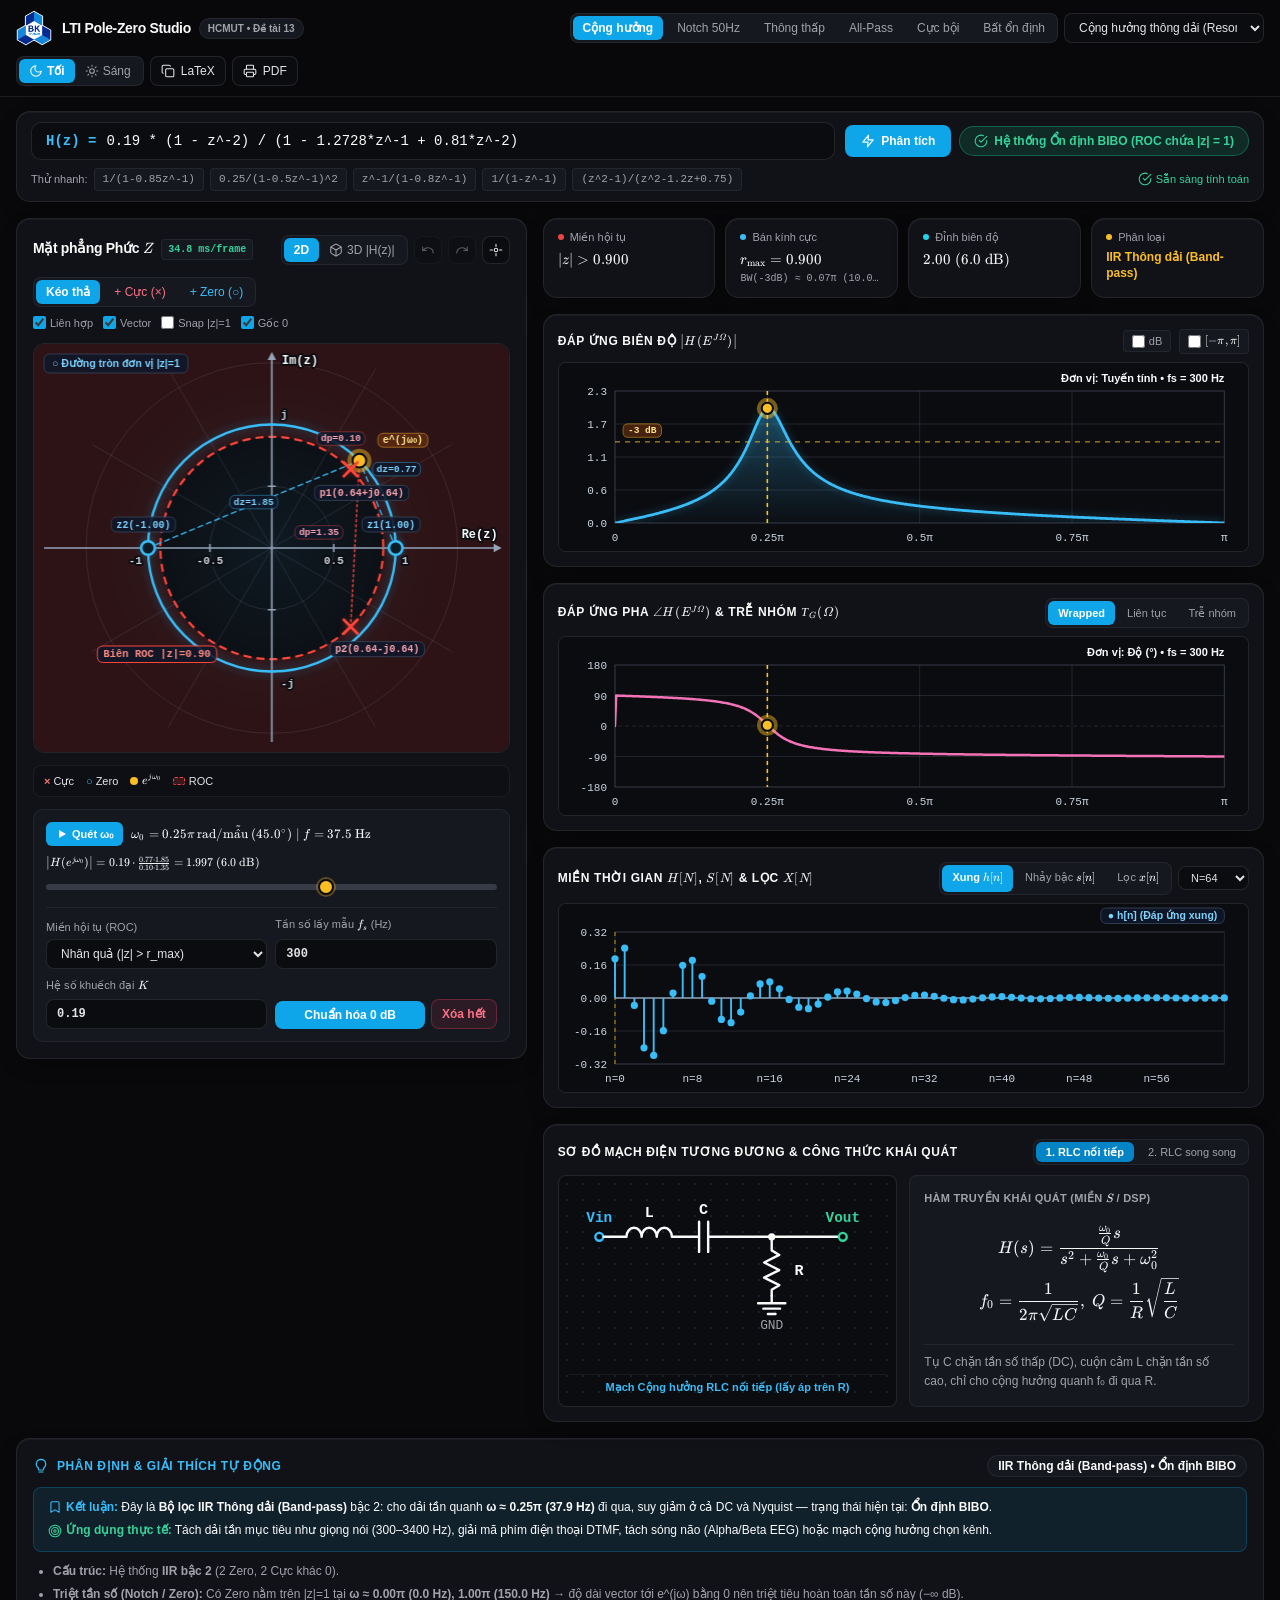
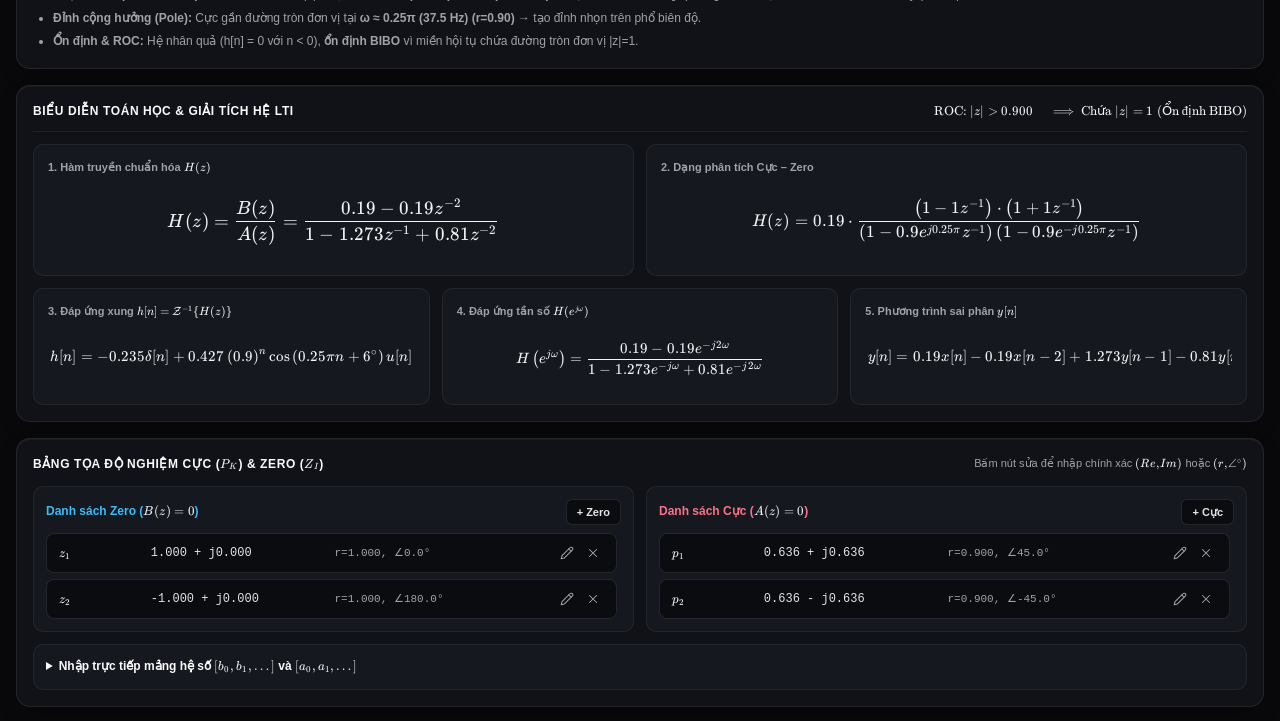
<file: index.html>
<!DOCTYPE html>
<html lang="vi" data-theme="dark">
<head>
  <meta charset="UTF-8" />
  <meta name="viewport" content="width=device-width, initial-scale=1.0" />
  <link rel="icon" type="image/png" href="assets/bk-logo.png?v=3" />
  <title>LTI Pole-Zero Studio • Đề tài 13 | HCMUT</title>

  <!-- Local Offline Tailwind CSS & KaTeX (100% offline) -->
  <script src="vendor/tailwind.min.js"></script>
  <link rel="stylesheet" href="vendor/katex/katex.min.css" />
  <script src="vendor/katex/katex.min.js"></script>
  <script src="vendor/katex/auto-render.min.js"></script>

  <!-- Precision Studio Dual-Theme Stylesheet -->
  <link rel="stylesheet" href="css/styles.css?v=4" />
</head>
<body class="min-h-screen flex flex-col">

  <!-- ==================== COMPACT SINGLE-ROW STUDIO HEADER ==================== -->
  <header class="studio-header sticky top-0 z-30 no-print">
    <div class="max-w-[1680px] mx-auto px-4 py-2.5 flex flex-wrap items-center justify-between gap-2.5">
      <!-- Brand -->
      <div class="flex items-center gap-2.5 min-w-0">
        <img src="assets/bk-logo.png?v=3" alt="Logo Đại học Bách Khoa TP.HCM" class="w-9 h-9 object-contain shrink-0 drop-shadow-sm" />
        <div class="flex items-center gap-2 min-w-0">
          <h1 class="text-sm font-bold theme-heading tracking-tight truncate">LTI Pole-Zero Studio</h1>
          <span class="hidden xl:inline-flex items-center px-2 py-0.5 rounded-full text-[10px] font-semibold sci-subcard theme-muted">
            HCMUT • Đề tài 13
          </span>
        </div>
      </div>

      <!-- Quick Demo Pills + Full Preset Select -->
      <div class="flex flex-wrap items-center gap-1.5 text-xs">
        <div class="flex flex-wrap items-center gap-1 p-0.5 rounded-lg sci-subcard">
          <button onclick="selectPresetQuick('resonator')" data-preset="resonator" class="quick-preset-btn px-2.5 py-1 rounded-md studio-pill-active transition">Cộng hưởng</button>
          <button onclick="selectPresetQuick('notch')" data-preset="notch" class="quick-preset-btn px-2.5 py-1 rounded-md studio-pill-idle transition">Notch 50Hz</button>
          <button onclick="selectPresetQuick('lowpass_iir')" data-preset="lowpass_iir" class="quick-preset-btn px-2.5 py-1 rounded-md studio-pill-idle transition">Thông thấp</button>
          <button onclick="selectPresetQuick('allpass')" data-preset="allpass" class="quick-preset-btn px-2.5 py-1 rounded-md studio-pill-idle transition">All-Pass</button>
          <button onclick="selectPresetQuick('double_pole')" data-preset="double_pole" class="quick-preset-btn px-2.5 py-1 rounded-md studio-pill-idle transition">Cực bội</button>
          <button onclick="selectPresetQuick('unstable')" data-preset="unstable" class="quick-preset-btn px-2.5 py-1 rounded-md studio-pill-idle transition">Bất ổn định</button>
        </div>

        <select
          id="presetSelect"
          onchange="selectPresetQuick(this.value)"
          aria-label="Chọn bộ lọc mẫu"
          class="sci-input text-xs font-medium rounded-lg px-2.5 py-1.5 focus:outline-none max-w-[200px]"
        >
          <option value="resonator" selected>Cộng hưởng thông dải (Resonator)</option>
          <option value="notch">Chắn dải / Khử nhiễu 50Hz (Notch)</option>
          <option value="lowpass_iir">Thông thấp IIR bậc 2 (Butterworth)</option>
          <option value="highpass_iir">Thông cao IIR bậc 2 (High-pass)</option>
          <option value="moving_avg">Trung bình trượt FIR bậc 3</option>
          <option value="allpass">Hệ thống All-Pass (Cân bằng pha)</option>
          <option value="comb">Bộ lọc Răng lược (Comb Filter)</option>
          <option value="double_pole">Cực bội bậc 2 (Tới hạn)</option>
          <option value="unstable">Hệ Không ổn định (Cực ngoài |z|=1)</option>
          <option value="custom">Tùy chỉnh (Đang nhập / kéo thả)</option>
        </select>
      </div>

      <!-- Theme Switcher & Actions -->
      <div class="flex items-center gap-1.5 text-xs">
        <div class="flex items-center sci-subcard p-0.5 rounded-lg" role="group" aria-label="Chế độ giao diện">
          <button id="themeDarkBtn" onclick="setAppTheme('dark')" title="Chế độ Tối" class="inline-flex items-center gap-1 px-2.5 py-1 rounded-md studio-pill-active transition">
            <svg class="w-3.5 h-3.5 shrink-0" viewBox="0 0 24 24" fill="none" stroke="currentColor" stroke-width="1.8" stroke-linecap="round" stroke-linejoin="round" aria-hidden="true"><path d="M12 3a6 6 0 0 0 9 9 9 9 0 1 1-9-9Z"/></svg>
            <span class="hidden sm:inline">Tối</span>
          </button>
          <button id="themeLightBtn" onclick="setAppTheme('light')" title="Chế độ Sáng Bách Khoa" class="inline-flex items-center gap-1 px-2.5 py-1 rounded-md studio-pill-idle transition">
            <svg class="w-3.5 h-3.5 shrink-0" viewBox="0 0 24 24" fill="none" stroke="currentColor" stroke-width="1.8" stroke-linecap="round" stroke-linejoin="round" aria-hidden="true"><circle cx="12" cy="12" r="4"/><path d="M12 2v2m0 16v2M4.93 4.93l1.41 1.41m11.32 11.32 1.41 1.41M2 12h2m16 0h2M6.34 17.66l-1.41 1.41M19.07 4.93l-1.41 1.41"/></svg>
            <span class="hidden sm:inline">Sáng</span>
          </button>
        </div>

        <button id="copyLatexBtn" onclick="copyLatexReport()" class="inline-flex items-center gap-1.5 sci-input hover:border-sky-400 px-2.5 py-1.5 rounded-lg font-medium transition">
          <svg class="w-3.5 h-3.5 shrink-0" viewBox="0 0 24 24" fill="none" stroke="currentColor" stroke-width="1.8" stroke-linecap="round" stroke-linejoin="round" aria-hidden="true"><rect width="14" height="14" x="8" y="8" rx="2"/><path d="M4 16c-1.1 0-2-.9-2-2V4c0-1.1.9-2 2-2h10c1.1 0 2 .9 2 2"/></svg>
          <span class="hidden md:inline">LaTeX</span>
        </button>
        <button onclick="window.print()" class="inline-flex items-center gap-1.5 sci-input hover:border-sky-400 px-2.5 py-1.5 rounded-lg font-medium transition">
          <svg class="w-3.5 h-3.5 shrink-0" viewBox="0 0 24 24" fill="none" stroke="currentColor" stroke-width="1.8" stroke-linecap="round" stroke-linejoin="round" aria-hidden="true"><path d="M6 18H4a2 2 0 0 1-2-2v-5a2 2 0 0 1 2-2h16a2 2 0 0 1 2 2v5a2 2 0 0 1-2 2h-2"/><path d="M6 9V3a1 1 0 0 1 1-1h10a1 1 0 0 1 1 1v6"/><rect x="6" y="14" width="12" height="8" rx="1"/></svg>
          <span class="hidden md:inline">PDF</span>
        </button>
      </div>
    </div>
  </header>

  <!-- ==================== MAIN PRECISION WORKSPACE ==================== -->
  <main id="tabSimulator" class="flex-1 max-w-[1680px] w-full mx-auto px-4 py-3.5 space-y-4">

    <!-- 1. SLEEK COMMAND FORMULA BAR (Desmos / Spotlight style) -->
    <section class="formula-bar px-3.5 py-2.5 space-y-2">
      <div class="flex flex-col md:flex-row items-stretch md:items-center gap-2.5">
        <div class="formula-input-shell flex-1 flex items-center px-3.5 py-2 min-w-0">
          <span class="theme-sky font-bold mono text-sm mr-2.5 select-none whitespace-nowrap shrink-0">H(z) =</span>
          <input
            type="text"
            id="hzFormulaInput"
            aria-label="Nhập biểu thức hàm truyền H(z)"
            value="0.19 * (1 - z^-2) / (1 - 1.2728*z^-1 + 0.81*z^-2)"
            onkeydown="if(event.key === 'Enter') evaluateSymbolicHzInput()"
            placeholder="Nhập H(z) theo z hoặc z^-1, vd: 0.25 / (1 - 0.5*z^-1)^2"
            class="w-full min-w-0 bg-transparent theme-heading font-medium mono text-sm focus:outline-none"
          />
        </div>

        <div class="flex items-center gap-2 shrink-0 no-print">
          <button
            onclick="evaluateSymbolicHzInput()"
            class="studio-btn-primary inline-flex items-center justify-center gap-1.5 font-semibold px-4 py-2 rounded-lg text-xs whitespace-nowrap shadow-sm"
          >
            <svg class="w-3.5 h-3.5 shrink-0" viewBox="0 0 24 24" fill="none" stroke="currentColor" stroke-width="2" stroke-linecap="round" stroke-linejoin="round" aria-hidden="true"><path d="M13 2 3 14h9l-1 8 10-12h-9l1-8z"/></svg>
            <span>Phân tích</span>
          </button>
          <span id="stabilityBadge" class="inline-flex items-center gap-1.5 text-xs font-semibold px-3 py-1.5 rounded-lg bg-emerald-500/10 theme-emerald border border-emerald-500/30 whitespace-nowrap">
            Ổn định BIBO
          </span>
        </div>
      </div>

      <!-- Compact Sample Chips & Parser Feedback -->
      <div class="flex flex-wrap items-center justify-between gap-2 text-[11px] no-print">
        <div class="flex flex-wrap items-center gap-1.5">
          <span class="theme-muted font-medium">Thử nhanh:</span>
          <button onclick="evaluateSymbolicHzInput('1 / (1 - 0.85*z^-1)')" class="px-2 py-0.5 rounded sci-subcard hover:border-sky-400 theme-muted hover:text-sky-400 mono transition">1/(1-0.85z^-1)</button>
          <button onclick="evaluateSymbolicHzInput('0.25 / (1 - 0.5*z^-1)^2')" class="px-2 py-0.5 rounded sci-subcard hover:border-sky-400 theme-muted hover:text-sky-400 mono transition">0.25/(1-0.5z^-1)^2</button>
          <button onclick="evaluateSymbolicHzInput('z^-1 / (1 - 0.8*z^-1)')" class="px-2 py-0.5 rounded sci-subcard hover:border-sky-400 theme-muted hover:text-sky-400 mono transition">z^-1/(1-0.8z^-1)</button>
          <button onclick="evaluateSymbolicHzInput('1 / (1 - z^-1)')" class="px-2 py-0.5 rounded sci-subcard hover:border-sky-400 theme-muted hover:text-sky-400 mono transition">1/(1-z^-1)</button>
          <button onclick="evaluateSymbolicHzInput('(z^2 - 1) / (z^2 - 1.2*z + 0.75)')" class="px-2 py-0.5 rounded sci-subcard hover:border-sky-400 theme-muted hover:text-sky-400 mono transition">(z^2-1)/(z^2-1.2z+0.75)</button>
        </div>
        <span id="exprFeedbackBadge" class="inline-flex items-center gap-1 text-[11px] font-medium theme-emerald">
          Sẵn sàng tính toán
        </span>
      </div>
    </section>

    <!-- 2. ABOVE-THE-FOLD INTERACTIVE STUDIO (Z-PLANE + 3 LIVE CHARTS IMMEDIATELY VISIBLE) -->
    <div class="grid grid-cols-1 lg:grid-cols-12 gap-4 items-start">

      <!-- LEFT COLUMN (5 cols): INTERACTIVE Z-PLANE (2D / 3D) -->
      <section class="lg:col-span-5 flex flex-col gap-4 min-w-0">
        <div id="zPlaneCard" class="sci-card p-4 flex flex-col gap-3 min-w-0">
          <!-- Z-Plane Header -->
          <div class="flex flex-wrap items-center justify-between gap-2">
            <div class="flex items-center gap-2">
              <h2 class="text-sm font-bold theme-heading tracking-tight">Mặt phẳng Phức $Z$</h2>
              <span id="fpsCounter" class="text-[10px] mono font-semibold px-1.5 py-0.5 rounded sci-subcard theme-emerald">1.0 ms</span>
            </div>

            <div class="flex items-center gap-1.5 no-print">
              <div class="flex items-center sci-subcard p-0.5 rounded-lg" role="group" aria-label="Góc nhìn Z-Plane">
                <button id="zView2dBtn" onclick="setZViewMode('2d')" class="px-2.5 py-1 rounded-md studio-pill-active text-xs transition">2D</button>
                <button id="zView3dBtn" onclick="setZViewMode('3d')" class="inline-flex items-center gap-1 px-2.5 py-1 rounded-md studio-pill-idle text-xs transition">
                  <svg class="w-3.5 h-3.5 shrink-0" viewBox="0 0 24 24" fill="none" stroke="currentColor" stroke-width="1.8" stroke-linecap="round" stroke-linejoin="round" aria-hidden="true"><path d="M21 16V8a2 2 0 0 0-1-1.73l-7-4a2 2 0 0 0-2 0l-7 4A2 2 0 0 0 3 8v8a2 2 0 0 0 1 1.73l7 4a2 2 0 0 0 2 0l7-4A2 2 0 0 0 21 16z"/><polyline points="3.27 6.96 12 12.01 20.73 6.96"/><line x1="12" y1="22.08" x2="12" y2="12"/></svg>
                  <span>3D |H(z)|</span>
                </button>
              </div>
              <button id="undoBtn" onclick="undoAction()" title="Hoàn tác (Ctrl+Z)" aria-label="Hoàn tác" class="sci-input p-1.5 rounded-lg disabled:opacity-35 transition" disabled>
                <svg class="w-3.5 h-3.5" viewBox="0 0 24 24" fill="none" stroke="currentColor" stroke-width="1.8" stroke-linecap="round" stroke-linejoin="round" aria-hidden="true"><path d="M3 7v6h6"/><path d="M21 17a9 9 0 0 0-9-9 9 9 0 0 0-6 2.3L3 13"/></svg>
              </button>
              <button id="redoBtn" onclick="redoAction()" title="Làm lại (Ctrl+Y)" aria-label="Làm lại" class="sci-input p-1.5 rounded-lg disabled:opacity-35 transition" disabled>
                <svg class="w-3.5 h-3.5" viewBox="0 0 24 24" fill="none" stroke="currentColor" stroke-width="1.8" stroke-linecap="round" stroke-linejoin="round" aria-hidden="true"><path d="M21 7v6h-6"/><path d="M3 17a9 9 0 0 1 9-9 9 9 0 0 1 6 2.3l3 2.7"/></svg>
              </button>
              <button onclick="resetZPlaneView()" title="Đặt lại góc nhìn" aria-label="Đặt lại góc nhìn" class="sci-input p-1.5 rounded-lg transition">
                <svg class="w-3.5 h-3.5" viewBox="0 0 24 24" fill="none" stroke="currentColor" stroke-width="1.8" stroke-linecap="round" stroke-linejoin="round" aria-hidden="true"><circle cx="12" cy="12" r="3"/><path d="M12 2v4m0 12v4M2 12h4m12 0h4"/></svg>
              </button>
            </div>
          </div>

          <!-- Compact Mode & Toggles Toolbar -->
          <div class="flex flex-wrap items-center justify-between gap-2 text-xs no-print">
            <div class="flex items-center gap-1 sci-subcard p-0.5 rounded-lg">
              <button id="modeDragBtn" onclick="setInteractMode('drag')" class="px-2.5 py-1 rounded-md studio-pill-active transition">Kéo thả</button>
              <button id="modeAddPoleBtn" onclick="setInteractMode('addPole')" class="px-2.5 py-1 rounded-md studio-pill-idle theme-rose transition">+ Cực (×)</button>
              <button id="modeAddZeroBtn" onclick="setInteractMode('addZero')" class="px-2.5 py-1 rounded-md studio-pill-idle theme-sky transition">+ Zero (○)</button>
            </div>

            <div class="flex flex-wrap items-center gap-2.5 text-[11px] theme-muted">
              <label class="inline-flex items-center gap-1 select-none"><input type="checkbox" checked onchange="onConjugateToggle(this.checked)" class="accent-sky-500 rounded" />Liên hợp</label>
              <label class="inline-flex items-center gap-1 select-none"><input type="checkbox" checked onchange="onShowVectorsToggle(this.checked)" class="accent-sky-500 rounded" />Vector</label>
              <label class="inline-flex items-center gap-1 select-none" title="Bắt dính |z|=1 (hoặc giữ Shift)"><input type="checkbox" onchange="onSnapToggle(this.checked)" class="accent-sky-500 rounded" />Snap |z|=1</label>
              <label class="inline-flex items-center gap-1 select-none"><input type="checkbox" checked onchange="onShowOriginToggle(this.checked)" class="accent-sky-500 rounded" />Gốc 0</label>
            </div>
          </div>

          <!-- Z-Plane Canvas -->
          <div class="relative w-full aspect-square max-h-[410px] mx-auto rounded-xl sci-canvas-box overflow-hidden">
            <canvas id="zPlaneCanvas" class="w-full h-full cursor-grab active:cursor-grabbing"></canvas>
          </div>

          <!-- Minimal Legend + Live Cursor -->
          <div class="flex flex-wrap items-center justify-between gap-2 px-2.5 py-1.5 rounded-lg sci-legend text-[11px]">
            <div class="flex items-center gap-3">
              <span><strong class="theme-red">×</strong> Cực</span>
              <span><strong class="theme-sky">○</strong> Zero</span>
              <span class="inline-flex items-center gap-1"><span class="w-2 h-2 rounded-full bg-amber-400"></span>$e^{j\omega_0}$</span>
              <span class="inline-flex items-center gap-1"><span class="w-3 h-2 rounded-sm bg-red-500/20 border border-dashed border-red-500"></span>ROC</span>
            </div>
            <div id="zCursorLatex" class="theme-sky font-medium"></div>
          </div>

          <!-- Frequency Probe + Auto-Sweep Animation Control -->
          <div class="sci-subcard p-3 space-y-2.5">
            <div class="flex flex-wrap items-center justify-between gap-2 text-xs">
              <div class="flex items-center gap-2 min-w-0">
                <button
                  id="sweepToggleBtn"
                  onclick="toggleAutoSweep()"
                  title="Tự động quét tần số ω₀ quanh đường tròn đơn vị"
                  class="no-print inline-flex items-center gap-1 px-2.5 py-1 rounded-md studio-btn-primary text-[11px] font-semibold shrink-0"
                >
                  <svg class="w-3 h-3 shrink-0" viewBox="0 0 24 24" fill="currentColor" aria-hidden="true"><polygon points="6 4 20 12 6 20 6 4"/></svg>
                  <span>Quét ω₀</span>
                </button>
                <span id="omegaValueLatex" class="font-semibold text-xs truncate"></span>
              </div>
              <div id="vectorGainLatex" class="theme-sky text-[11px] font-medium overflow-x-auto max-w-full"></div>
            </div>

            <input
              type="range"
              id="omegaSlider"
              aria-label="Thanh trượt tần số khảo sát omega 0"
              min="-3.14159"
              max="3.14159"
              step="0.01"
              value="0.7854"
              oninput="onOmegaSliderChange(this.value)"
              class="w-full no-print"
            />

            <!-- Aligned 2x2 ROC / fs / K / Actions -->
            <div class="grid grid-cols-1 sm:grid-cols-2 gap-2 pt-2 border-t sci-divider text-xs">
              <div class="flex flex-col justify-end min-w-0">
                <label for="rocTypeSelect" class="block text-[11px] theme-muted font-medium mb-1">Miền hội tụ (ROC)</label>
                <select id="rocTypeSelect" onchange="onRocTypeChange(this.value)" class="w-full sci-input rounded-lg px-2.5 py-1.5 text-xs font-medium focus:outline-none">
                  <option value="causal" selected>Nhân quả (|z| &gt; r_max)</option>
                  <option value="anticausal">Phản nhân quả (|z| &lt; r_min)</option>
                  <option value="stable">Chứa |z| = 1 (Ổn định)</option>
                </select>
              </div>
              <div class="flex flex-col justify-end min-w-0">
                <label for="fsInput" class="block text-[11px] theme-muted font-medium mb-1">Tần số lấy mẫu $f_s$ (Hz)</label>
                <input type="number" id="fsInput" value="300" min="1" step="50" oninput="onFsChange(this.value)" class="w-full sci-input rounded-lg px-2.5 py-1.5 text-xs mono font-semibold focus:outline-none" />
              </div>
              <div class="flex flex-col justify-end min-w-0">
                <label for="gainInput" class="block text-[11px] theme-muted font-medium mb-1">Hệ số khuếch đại $K$</label>
                <input type="number" id="gainInput" value="1" step="0.05" oninput="onGainChange(this.value)" class="w-full sci-input rounded-lg px-2.5 py-1.5 text-xs mono font-semibold focus:outline-none" />
              </div>
              <div class="flex items-end gap-1.5 no-print">
                <button onclick="normalizePeakGain()" class="flex-1 studio-btn-primary rounded-lg px-2.5 py-1.5 text-xs font-semibold whitespace-nowrap">Chuẩn hóa 0 dB</button>
                <button onclick="clearAllPolesZeros()" class="bg-rose-500/10 hover:bg-rose-500/20 theme-rose border border-rose-500/30 rounded-lg px-2.5 py-1.5 text-xs font-semibold transition whitespace-nowrap">Xóa hết</button>
              </div>
            </div>
          </div>
        </div>
      </section>

      <!-- RIGHT COLUMN (7 cols): 4 SLEEK KPI PILLS + 3 LIVE CHARTS -->
      <section class="lg:col-span-7 flex flex-col gap-4 min-w-0">

        <!-- 4 Minimal KPI Stat Pills -->
        <div class="grid grid-cols-2 sm:grid-cols-4 gap-2.5 text-xs">
          <div class="sci-card px-3.5 py-2.5">
            <div class="flex items-center gap-1.5 text-[11px] theme-muted font-medium">
              <span class="w-1.5 h-1.5 rounded-full bg-red-500"></span>Miền hội tụ
            </div>
            <div id="rocSummaryLatex" class="font-bold theme-red text-sm mt-1"></div>
          </div>
          <div class="sci-card px-3.5 py-2.5">
            <div class="flex items-center gap-1.5 text-[11px] theme-muted font-medium">
              <span class="w-1.5 h-1.5 rounded-full bg-sky-400"></span>Bán kính cực
            </div>
            <div id="maxPoleRadiusLatex" class="font-bold text-sm mt-1"></div>
            <div id="bwSummaryText" class="text-[10px] theme-muted mono truncate"></div>
          </div>
          <div class="sci-card px-3.5 py-2.5">
            <div class="flex items-center gap-1.5 text-[11px] theme-muted font-medium">
              <span class="w-1.5 h-1.5 rounded-full bg-cyan-400"></span>Đỉnh biên độ
            </div>
            <div id="peakGainLatex" class="font-bold theme-sky text-sm mt-1"></div>
          </div>
          <div class="sci-card px-3.5 py-2.5">
            <div class="flex items-center gap-1.5 text-[11px] theme-muted font-medium">
              <span class="w-1.5 h-1.5 rounded-full bg-amber-400"></span>Phân loại
            </div>
            <div id="filterTypeText" class="font-bold theme-amber text-xs mt-1 leading-snug"></div>
            <div id="minPhaseBadge" class="text-[10px] theme-emerald font-medium"></div>
          </div>
        </div>

        <!-- CHART 1: MAGNITUDE -->
        <div class="sci-card p-3.5 flex flex-col gap-2">
          <div class="flex flex-wrap items-center justify-between gap-2">
            <h3 class="text-xs font-bold theme-heading uppercase tracking-wider">Đáp ứng Biên độ $\left|H(e^{j\omega})\right|$</h3>
            <div class="flex items-center gap-2 text-[11px] theme-muted no-print">
              <label class="inline-flex items-center gap-1 sci-subcard px-2 py-0.5 rounded select-none">
                <input type="checkbox" onchange="onMagDbToggle(this.checked)" class="accent-sky-500" />dB
              </label>
              <label class="inline-flex items-center gap-1 sci-subcard px-2 py-0.5 rounded select-none">
                <input type="checkbox" onchange="onFullFreqToggle(this.checked)" class="accent-sky-500" />$[−\pi, \pi]$
              </label>
            </div>
          </div>
          <div class="w-full h-[190px] rounded-lg sci-canvas-box overflow-hidden relative">
            <canvas id="magCanvas" class="w-full h-full cursor-crosshair"></canvas>
            <div id="magTooltip" class="chart-tooltip hidden"></div>
          </div>
        </div>

        <!-- CHART 2: PHASE & GROUP DELAY -->
        <div class="sci-card p-3.5 flex flex-col gap-2">
          <div class="flex flex-wrap items-center justify-between gap-2">
            <h3 class="text-xs font-bold theme-heading uppercase tracking-wider">Đáp ứng Pha $\angle H(e^{j\omega})$ &amp; Trễ nhóm $\tau_g(\omega)$</h3>
            <div class="flex items-center gap-0.5 sci-subcard p-0.5 rounded-lg text-[11px] no-print">
              <button id="phaseModeBtn" onclick="setPhaseChartMode('phase')" class="px-2.5 py-1 rounded-md studio-pill-active transition">Wrapped</button>
              <button id="unwrappedModeBtn" onclick="setPhaseChartMode('unwrapped')" class="px-2.5 py-1 rounded-md studio-pill-idle transition">Liên tục</button>
              <button id="groupDelayModeBtn" onclick="setPhaseChartMode('groupDelay')" class="px-2.5 py-1 rounded-md studio-pill-idle transition">Trễ nhóm</button>
            </div>
          </div>
          <div class="w-full h-[180px] rounded-lg sci-canvas-box overflow-hidden relative">
            <canvas id="phaseCanvas" class="w-full h-full cursor-crosshair"></canvas>
            <div id="phaseTooltip" class="chart-tooltip hidden"></div>
          </div>
        </div>

        <!-- CHART 3: TIME DOMAIN -->
        <div class="sci-card p-3.5 flex flex-col gap-2">
          <div class="flex flex-wrap items-center justify-between gap-2">
            <h3 class="text-xs font-bold theme-heading uppercase tracking-wider">Miền Thời gian $h[n]$, $s[n]$ &amp; Lọc $x[n]$</h3>
            <div class="flex flex-wrap items-center gap-1.5 text-[11px] no-print">
              <div class="flex items-center gap-0.5 sci-subcard p-0.5 rounded-lg">
                <button id="timeImpulseBtn" onclick="setTimeChartMode('impulse')" class="px-2.5 py-1 rounded-md studio-pill-active transition">Xung $h[n]$</button>
                <button id="timeStepBtn" onclick="setTimeChartMode('step')" class="px-2.5 py-1 rounded-md studio-pill-idle transition">Nhảy bậc $s[n]$</button>
                <button id="timeSignalBtn" onclick="setTimeChartMode('signal')" class="px-2.5 py-1 rounded-md studio-pill-idle transition">Lọc $x[n]$</button>
              </div>
              <select aria-label="Số mẫu" onchange="onNumSamplesChange(this.value)" class="sci-input rounded-lg px-2 py-1 text-[11px] font-medium">
                <option value="40">N=40</option>
                <option value="64" selected>N=64</option>
                <option value="120">N=120</option>
              </select>
            </div>
          </div>

          <div id="signalGeneratorBar" class="hidden sci-subcard p-2.5 grid grid-cols-1 sm:grid-cols-3 gap-2.5 items-center text-[11px] no-print">
            <div>
              <label for="signalTypeSelect" class="block theme-muted font-medium mb-1">Tín hiệu đầu vào $x[n]$</label>
              <select id="signalTypeSelect" onchange="onSignalTypeChange(this.value)" class="w-full sci-input rounded-md px-2 py-1 font-medium">
                <option value="twoTone" selected>Tổng 2 hình sin (ω₁ + ω₂)</option>
                <option value="noisySine">Sin (ω₁) + Nhiễu cao tần</option>
                <option value="square">Sóng vuông (ω₁)</option>
                <option value="chirp">Tín hiệu Chirp (quét 0 → π)</option>
              </select>
            </div>
            <div>
              <div class="flex justify-between font-medium mb-1">
                <span class="theme-muted">Tần số ω₁</span>
                <span id="sigW1Label" class="mono theme-sky">0.12π</span>
              </div>
              <input type="range" min="0.03" max="0.95" step="0.01" value="0.12" oninput="onSignalFreqChange(1, this.value)" class="w-full" />
            </div>
            <div id="sigW2Container">
              <div class="flex justify-between font-medium mb-1">
                <span class="theme-muted">Tần số ω₂</span>
                <span id="sigW2Label" class="mono theme-rose">0.72π</span>
              </div>
              <input type="range" min="0.05" max="0.98" step="0.01" value="0.72" oninput="onSignalFreqChange(2, this.value)" class="w-full" />
            </div>
          </div>

          <div class="w-full h-[190px] rounded-lg sci-canvas-box overflow-hidden relative">
            <canvas id="impulseCanvas" class="w-full h-full cursor-crosshair"></canvas>
            <div id="impulseTooltip" class="chart-tooltip hidden"></div>
          </div>
        </div>

        <!-- PANEL 4: EQUIVALENT ANALOG CIRCUIT SCHEMATIC & GENERALIZED FORMULA (FULL-SIZE MATCHING CHARTS 1-3) -->
        <div id="systemCircuitBox" class="sci-card p-3.5 flex flex-col gap-2.5 min-w-0">
          <div class="flex flex-wrap items-center justify-between gap-2">
            <h3 class="text-xs font-bold theme-heading uppercase tracking-wider">Sơ đồ Mạch điện Tương đương &amp; Công thức Khái quát</h3>
            <div class="flex flex-wrap items-center gap-1.5 max-w-full">
              <div id="circuitVariantTabs" class="hidden inline-flex items-center gap-1 sci-subcard p-0.5 rounded-lg text-[11px] no-print" role="tablist" aria-label="Chọn mạch điện tương đương"></div>
              <span id="circuitNameText" class="text-[11px] font-semibold px-2.5 py-0.5 rounded-md sci-subcard theme-sky truncate max-w-full"></span>
            </div>
          </div>
          <div class="grid grid-cols-1 md:grid-cols-12 gap-3 items-stretch">
            <div class="md:col-span-6 rounded-lg circuit-stage flex flex-col items-center justify-between p-2.5 gap-1 theme-heading">
              <div id="circuitSvgSlot" class="w-full h-[156px] flex items-center justify-center"></div>
              <div id="circuitSvgCaption" class="text-[11px] font-semibold theme-sky text-center truncate w-full px-1 border-t sci-divider pt-1"></div>
            </div>
            <div class="md:col-span-6 sci-subcard rounded-lg p-3.5 flex flex-col justify-between gap-2 min-w-0">
              <div class="text-[11px] font-semibold theme-muted uppercase tracking-wide">Hàm truyền khái quát (miền $s$ / DSP)</div>
              <div id="circuitFormulaLatex" class="math-display-lg flex-1 flex flex-col justify-center min-w-0 overflow-x-auto"></div>
              <div id="circuitNoteText" class="text-xs theme-muted leading-relaxed border-t sci-divider pt-2"></div>
            </div>
          </div>
        </div>

      </section>
    </div>

    <!-- 3. SMART AUTO-DIAGNOSIS & REAL-WORLD APPLICATION -->
    <section id="systemDiagnosisBox" class="sci-card p-4 space-y-2.5">
      <div class="flex flex-wrap items-center justify-between gap-2">
        <div class="inline-flex items-center gap-2 text-xs font-bold uppercase tracking-wider theme-sky">
          <svg class="w-4 h-4 shrink-0" viewBox="0 0 24 24" fill="none" stroke="currentColor" stroke-width="1.8" stroke-linecap="round" stroke-linejoin="round" aria-hidden="true"><path d="M12 2a7 7 0 0 0-4 12.74V17a1 1 0 0 0 1 1h6a1 1 0 0 0 1-1v-2.26A7 7 0 0 0 12 2z"/><path d="M9 21h6"/></svg>
          <span>Phân định &amp; Giải thích Tự động</span>
        </div>
        <span id="systemDiagnosisTitle" class="px-2.5 py-0.5 rounded-full text-xs font-semibold sci-subcard theme-heading"></span>
      </div>
      <div id="systemConclusionBox" class="px-3.5 py-2.5 rounded-lg bg-sky-500/10 border border-sky-500/25 text-xs theme-heading leading-relaxed"></div>
      <ul id="systemDiagnosisBullets" class="text-xs theme-muted space-y-1 list-disc pl-5 leading-relaxed"></ul>
    </section>

    <!-- 4. ANALYTICAL LATEX BENTO GRID -->
    <section class="sci-card p-4 space-y-3">
      <div class="flex flex-wrap items-center justify-between gap-2 border-b sci-divider pb-2.5">
        <h3 class="text-xs font-bold theme-heading uppercase tracking-wider">Biểu diễn Toán học &amp; Giải tích Hệ LTI</h3>
        <span id="latexRocStatement" class="text-xs theme-rose font-semibold"></span>
      </div>

      <div class="grid grid-cols-1 lg:grid-cols-2 gap-3">
        <div class="sci-subcard p-3.5 flex flex-col justify-between min-w-0">
          <div class="text-[11px] theme-muted font-semibold mb-1">1. Hàm truyền chuẩn hóa $H(z)$</div>
          <div id="latexHzRational" class="math-display-xl py-2 flex-1 flex flex-col justify-center min-w-0 min-h-[72px]"></div>
        </div>
        <div class="sci-subcard p-3.5 flex flex-col justify-between min-w-0">
          <div class="text-[11px] theme-muted font-semibold mb-1">2. Dạng phân tích Cực – Zero</div>
          <div id="latexHzFactored" class="math-display-lg py-2 flex-1 flex flex-col justify-center min-w-0 min-h-[72px]"></div>
        </div>
      </div>

      <div class="grid grid-cols-1 lg:grid-cols-3 gap-3">
        <div class="sci-subcard p-3.5 flex flex-col justify-between min-w-0">
          <div class="text-[11px] theme-muted font-semibold mb-1">3. Đáp ứng xung $h[n] = \mathcal{Z}^{-1}\{H(z)\}$</div>
          <div id="latexAnalyticalHn" class="math-display-md py-1.5 flex-1 flex flex-col justify-center min-w-0 min-h-[60px]"></div>
        </div>
        <div class="sci-subcard p-3.5 flex flex-col justify-between min-w-0">
          <div class="text-[11px] theme-muted font-semibold mb-1">4. Đáp ứng tần số $H(e^{j\omega})$</div>
          <div id="latexHejw" class="math-display-md py-1.5 flex-1 flex flex-col justify-center min-w-0 min-h-[60px]"></div>
        </div>
        <div class="sci-subcard p-3.5 flex flex-col justify-between min-w-0">
          <div class="text-[11px] theme-muted font-semibold mb-1">5. Phương trình sai phân $y[n]$</div>
          <div id="latexDiffEq" class="math-display-md py-1.5 flex-1 flex flex-col justify-center min-w-0 min-h-[60px]"></div>
        </div>
      </div>
    </section>

    <!-- 5. EDITABLE POLE-ZERO COORDINATE TABLES & COEFFICIENTS -->
    <section class="sci-card p-4 space-y-3">
      <div class="flex items-center justify-between">
        <h3 class="text-xs font-bold theme-heading uppercase tracking-wider">Bảng Tọa độ Nghiệm Cực ($p_k$) &amp; Zero ($z_i$)</h3>
        <span class="text-[11px] theme-muted">Bấm nút sửa để nhập chính xác $(Re, Im)$ hoặc $(r, \angle^\circ)$</span>
      </div>

      <div class="grid grid-cols-1 md:grid-cols-2 gap-3">
        <div class="sci-subcard p-3 space-y-2">
          <div class="flex items-center justify-between">
            <span class="text-xs font-semibold theme-sky">Danh sách Zero ($B(z)=0$)</span>
            <button onclick="addManualRoot('zero')" class="no-print text-[11px] sci-input hover:border-sky-400 px-2.5 py-1 rounded-md font-semibold transition">+ Zero</button>
          </div>
          <div id="zerosListContainer" class="space-y-1.5 max-h-48 overflow-y-auto pr-1"></div>
        </div>

        <div class="sci-subcard p-3 space-y-2">
          <div class="flex items-center justify-between">
            <span class="text-xs font-semibold theme-rose">Danh sách Cực ($A(z)=0$)</span>
            <button onclick="addManualRoot('pole')" class="no-print text-[11px] sci-input hover:border-rose-400 px-2.5 py-1 rounded-md font-semibold transition">+ Cực</button>
          </div>
          <div id="polesListContainer" class="space-y-1.5 max-h-48 overflow-y-auto pr-1"></div>
        </div>
      </div>

      <details class="sci-subcard p-3 text-xs no-print">
        <summary class="font-semibold theme-heading hover:opacity-80 select-none">
          Nhập trực tiếp mảng hệ số $[b_0, b_1, \dots]$ và $[a_0, a_1, \dots]$
        </summary>
        <div class="grid grid-cols-1 md:grid-cols-12 gap-2.5 pt-3 mt-2 border-t sci-divider items-end">
          <div class="md:col-span-5">
            <label for="numCoeffsInput" class="block text-[11px] theme-muted font-medium mb-1">Tử số $B(z)$</label>
            <input type="text" id="numCoeffsInput" value="0.19, 0, -0.19" class="w-full sci-input rounded-lg px-2.5 py-1.5 mono theme-sky font-semibold" />
          </div>
          <div class="md:col-span-5">
            <label for="denCoeffsInput" class="block text-[11px] theme-muted font-medium mb-1">Mẫu số $A(z)$</label>
            <input type="text" id="denCoeffsInput" value="1, -1.2728, 0.81" class="w-full sci-input rounded-lg px-2.5 py-1.5 mono theme-rose font-semibold" />
          </div>
          <div class="md:col-span-2">
            <button onclick="applyCoefficientsFromInput()" class="w-full studio-btn-primary font-semibold py-1.5 rounded-lg">Áp dụng</button>
          </div>
        </div>
      </details>
    </section>

  </main>

  <!-- Separated JavaScript Modules -->
  <script src="js/dsp.js?v=8"></script>
  <script src="js/charts.js?v=4"></script>
  <script src="js/app.js?v=6"></script>
</body>
</html>
</file>
<file: css/styles.css>
/* ==================== PRECISION STUDIO DESIGN SYSTEM ==================== */
/* Offline-first clean system + mono typography, Obsidian Dark & Crisp Light */

:root,
html[data-theme="dark"] {
  --bg-page: #09090b;
  --bg-card: #111217;
  --bg-subcard: #161820;
  --bg-input: #0b0c10;
  --bg-legend: #0d0f14;
  --bg-elevated: #1c1f29;
  --border-card: rgba(255, 255, 255, 0.08);
  --border-subcard: rgba(255, 255, 255, 0.06);
  --border-canvas: rgba(255, 255, 255, 0.10);
  --text-main: #e4e4e7;
  --text-heading: #fafafa;
  --text-muted: #a1a1aa;
  --accent-primary: #0ea5e9;
  --accent-primary-hover: #38bdf8;
  --accent-sky: #38bdf8;
  --accent-rose: #fb7185;
  --accent-emerald: #34d399;
  --accent-amber: #fbbf24;
  --accent-red: #f87171;
  --katex-color: #f4f4f5;
  --nav-bg: rgba(9, 9, 11, 0.82);
  --nav-border: rgba(255, 255, 255, 0.08);
  --card-shadow: 0 1px 0 0 rgba(255, 255, 255, 0.04) inset, 0 8px 24px -12px rgba(0, 0, 0, 0.75);
  --focus-ring: #38bdf8;
}

html[data-theme="light"] {
  --bg-page: #f8fafc;
  --bg-card: #ffffff;
  --bg-subcard: #f8fafc;
  --bg-input: #ffffff;
  --bg-legend: #f8fafc;
  --bg-elevated: #f1f5f9;
  --border-card: #e2e8f0;
  --border-subcard: #e2e8f0;
  --border-canvas: #cbd5e1;
  --text-main: #1e293b;
  --text-heading: #0f172a;
  --text-muted: #475569;
  --accent-primary: #0284c7;
  --accent-primary-hover: #0369a1;
  --accent-sky: #0284c7;
  --accent-rose: #e11d48;
  --accent-emerald: #059669;
  --accent-amber: #b45309;
  --accent-red: #dc2626;
  --katex-color: #0f172a;
  --nav-bg: rgba(255, 255, 255, 0.86);
  --nav-border: #e2e8f0;
  --card-shadow: 0 1px 2px rgba(15, 23, 42, 0.04), 0 4px 12px -4px rgba(15, 23, 42, 0.05);
  --focus-ring: #0284c7;
}

*,
*::before,
*::after {
  box-sizing: border-box;
}

html,
body {
  max-width: 100%;
  overflow-x: hidden;
}

body {
  font-family: -apple-system, BlinkMacSystemFont, 'Segoe UI', Inter, Roboto, 'Helvetica Neue', Arial, sans-serif;
  background-color: var(--bg-page);
  color: var(--text-main);
  margin: 0;
  line-height: 1.5;
  -webkit-font-smoothing: antialiased;
  transition: background-color 180ms ease, color 180ms ease;
}

.mono {
  font-family: 'Cascadia Code', 'JetBrains Mono', 'Fira Code', ui-monospace, SFMono-Regular, Consolas, monospace;
}

canvas {
  touch-action: none;
  user-select: none;
  display: block;
}

button,
summary,
label[for],
input[type="checkbox"],
input[type="range"],
select {
  cursor: pointer;
}

button:disabled {
  cursor: not-allowed;
}

button:focus-visible,
input:focus-visible,
select:focus-visible,
summary:focus-visible {
  outline: 2px solid var(--focus-ring);
  outline-offset: 2px;
}

/* ==================== STUDIO HEADER ==================== */
.studio-header {
  background-color: var(--nav-bg);
  border-bottom: 1px solid var(--nav-border);
  backdrop-filter: blur(14px);
  -webkit-backdrop-filter: blur(14px);
}

.studio-brand-mark {
  background: linear-gradient(135deg, #0ea5e9 0%, #0284c7 100%);
  color: #ffffff;
  box-shadow: 0 0 0 1px rgba(255, 255, 255, 0.14) inset, 0 4px 12px rgba(14, 165, 233, 0.25);
}

/* ==================== COMMAND FORMULA BAR ==================== */
.formula-bar {
  background-color: var(--bg-card);
  border: 1px solid var(--border-card);
  border-radius: 14px;
  box-shadow: var(--card-shadow);
}

.formula-input-shell {
  background-color: var(--bg-input);
  border: 1px solid var(--border-canvas);
  border-radius: 10px;
  transition: border-color 160ms ease, box-shadow 160ms ease;
}

.formula-input-shell:focus-within {
  border-color: var(--accent-primary);
  box-shadow: 0 0 0 3px rgba(14, 165, 233, 0.16);
}

/* ==================== CARDS & SURFACES ==================== */
.sci-card {
  background-color: var(--bg-card);
  border: 1px solid var(--border-card);
  border-radius: 14px;
  box-shadow: var(--card-shadow);
  transition: background-color 180ms ease, border-color 180ms ease;
}

.sci-subcard {
  background-color: var(--bg-subcard);
  border: 1px solid var(--border-subcard);
  border-radius: 10px;
  transition: background-color 180ms ease, border-color 180ms ease;
}

.sci-input {
  background-color: var(--bg-input);
  border: 1px solid var(--border-canvas);
  color: var(--text-main);
  transition: border-color 160ms ease, background-color 160ms ease;
}

.sci-input:hover {
  border-color: var(--accent-sky);
}

.sci-legend {
  background-color: var(--bg-legend);
  border: 1px solid var(--border-subcard);
  color: var(--text-main);
}

.sci-canvas-box {
  border: 1px solid var(--border-canvas);
  background-color: var(--bg-input);
}

.circuit-stage {
  border: 1px solid var(--border-canvas);
  background-color: var(--bg-input);
  background-image: radial-gradient(rgba(56, 189, 248, 0.14) 1px, transparent 1px);
  background-size: 16px 16px;
}

html[data-theme="light"] .circuit-stage {
  background-image: radial-gradient(rgba(2, 132, 199, 0.16) 1px, transparent 1px);
}

.sci-divider {
  border-color: var(--border-subcard);
}

.studio-btn-primary {
  background-color: var(--accent-primary);
  color: #ffffff;
  transition: background-color 150ms ease, transform 120ms ease;
}

.studio-btn-primary:hover {
  background-color: var(--accent-primary-hover);
}

.studio-pill-active {
  background-color: var(--accent-primary);
  color: #ffffff;
  font-weight: 600;
}

.studio-pill-idle {
  background-color: transparent;
  color: var(--text-muted);
  font-weight: 500;
}

.studio-pill-idle:hover {
  color: var(--text-heading);
  background-color: var(--bg-elevated);
}

.theme-heading { color: var(--text-heading); }
.theme-muted { color: var(--text-muted); }
.theme-sky { color: var(--accent-sky); }
.theme-rose { color: var(--accent-rose); }
.theme-emerald { color: var(--accent-emerald); }
.theme-amber { color: var(--accent-amber); }
.theme-red { color: var(--accent-red); }

/* ==================== TOOLTIPS ==================== */
.chart-tooltip {
  position: absolute;
  pointer-events: none;
  z-index: 20;
  padding: 5px 9px;
  border-radius: 7px;
  font-family: 'Cascadia Code', 'JetBrains Mono', ui-monospace, monospace;
  font-size: 11px;
  line-height: 1.4;
  white-space: nowrap;
  background: rgba(9, 9, 11, 0.94);
  color: #fafafa;
  border: 1px solid rgba(56, 189, 248, 0.45);
  box-shadow: 0 8px 24px rgba(0, 0, 0, 0.45);
  transform: translate(10px, -110%);
}

html[data-theme="light"] .chart-tooltip {
  background: rgba(255, 255, 255, 0.97);
  color: #0f172a;
  border: 1px solid #0284c7;
  box-shadow: 0 6px 18px rgba(15, 23, 42, 0.12);
}

@keyframes recalcPulse {
  0% {
    box-shadow: 0 0 0 0 rgba(56, 189, 248, 0.45);
    border-color: #38bdf8;
  }
  70% {
    box-shadow: 0 0 0 10px rgba(56, 189, 248, 0);
    border-color: #38bdf8;
  }
  100% {
    box-shadow: 0 0 0 0 rgba(56, 189, 248, 0);
  }
}

.recalc-flash {
  animation: recalcPulse 0.65s ease-out;
}

/* ==================== KATEX TYPOGRAPHY ==================== */
.katex {
  font-size: 1.05em !important;
  color: var(--katex-color) !important;
  line-height: 1.45 !important;
}

.studio-btn-primary .katex,
.studio-pill-active .katex,
.bg-\[\#0072bc\] .katex,
.bg-sky-500 .katex {
  color: #ffffff !important;
}

.katex-display {
  margin: 0.3em auto !important;
  width: 100%;
  text-align: center;
  overflow-x: auto;
  overflow-y: hidden;
  padding: 0.25rem 0.15rem;
}

.math-display-xl .katex { font-size: 1.18em !important; }
.math-display-lg .katex { font-size: 1.06em !important; }
.math-display-md .katex { font-size: 0.94em !important; }

/* ==================== SCROLLBAR & RANGE SLIDER ==================== */
::-webkit-scrollbar {
  width: 6px;
  height: 6px;
}

::-webkit-scrollbar-track {
  background: transparent;
}

::-webkit-scrollbar-thumb {
  background: rgba(148, 163, 184, 0.35);
  border-radius: 999px;
}

input[type="range"] {
  -webkit-appearance: none;
  appearance: none;
  height: 6px;
  background: rgba(148, 163, 184, 0.25);
  border-radius: 999px;
  outline: none;
}

html[data-theme="light"] input[type="range"] {
  background: #cbd5e1;
}

input[type="range"]::-webkit-slider-thumb {
  -webkit-appearance: none;
  appearance: none;
  width: 16px;
  height: 16px;
  border-radius: 50%;
  background: #fbbf24;
  cursor: pointer;
  border: 2px solid var(--bg-page);
  box-shadow: 0 0 0 2px rgba(251, 191, 36, 0.3);
}

@media (prefers-reduced-motion: reduce) {
  *, *::before, *::after {
    animation-duration: 0.01ms !important;
    animation-iteration-count: 1 !important;
    transition-duration: 0.01ms !important;
  }
}

/* ==================== PRINT / PDF ACADEMIC MODE ==================== */
@media print {
  @page { size: A4 portrait; margin: 12mm; }
  html, body {
    background: #ffffff !important;
    color: #0f172a !important;
    --bg-page: #ffffff;
    --bg-card: #ffffff;
    --bg-subcard: #f8fafc;
    --bg-input: #ffffff;
    --bg-legend: #f8fafc;
    --border-card: #cbd5e1;
    --border-subcard: #cbd5e1;
    --border-canvas: #94a3b8;
    --text-main: #0f172a;
    --text-heading: #0f172a;
    --text-muted: #475569;
    --katex-color: #0f172a;
    --card-shadow: none;
  }
  header, .no-print, .chart-tooltip { display: none !important; }
  .sci-card, .sci-subcard, .formula-bar { box-shadow: none !important; break-inside: avoid; }
  .max-h-48 { max-height: none !important; overflow: visible !important; }
}
</file>
